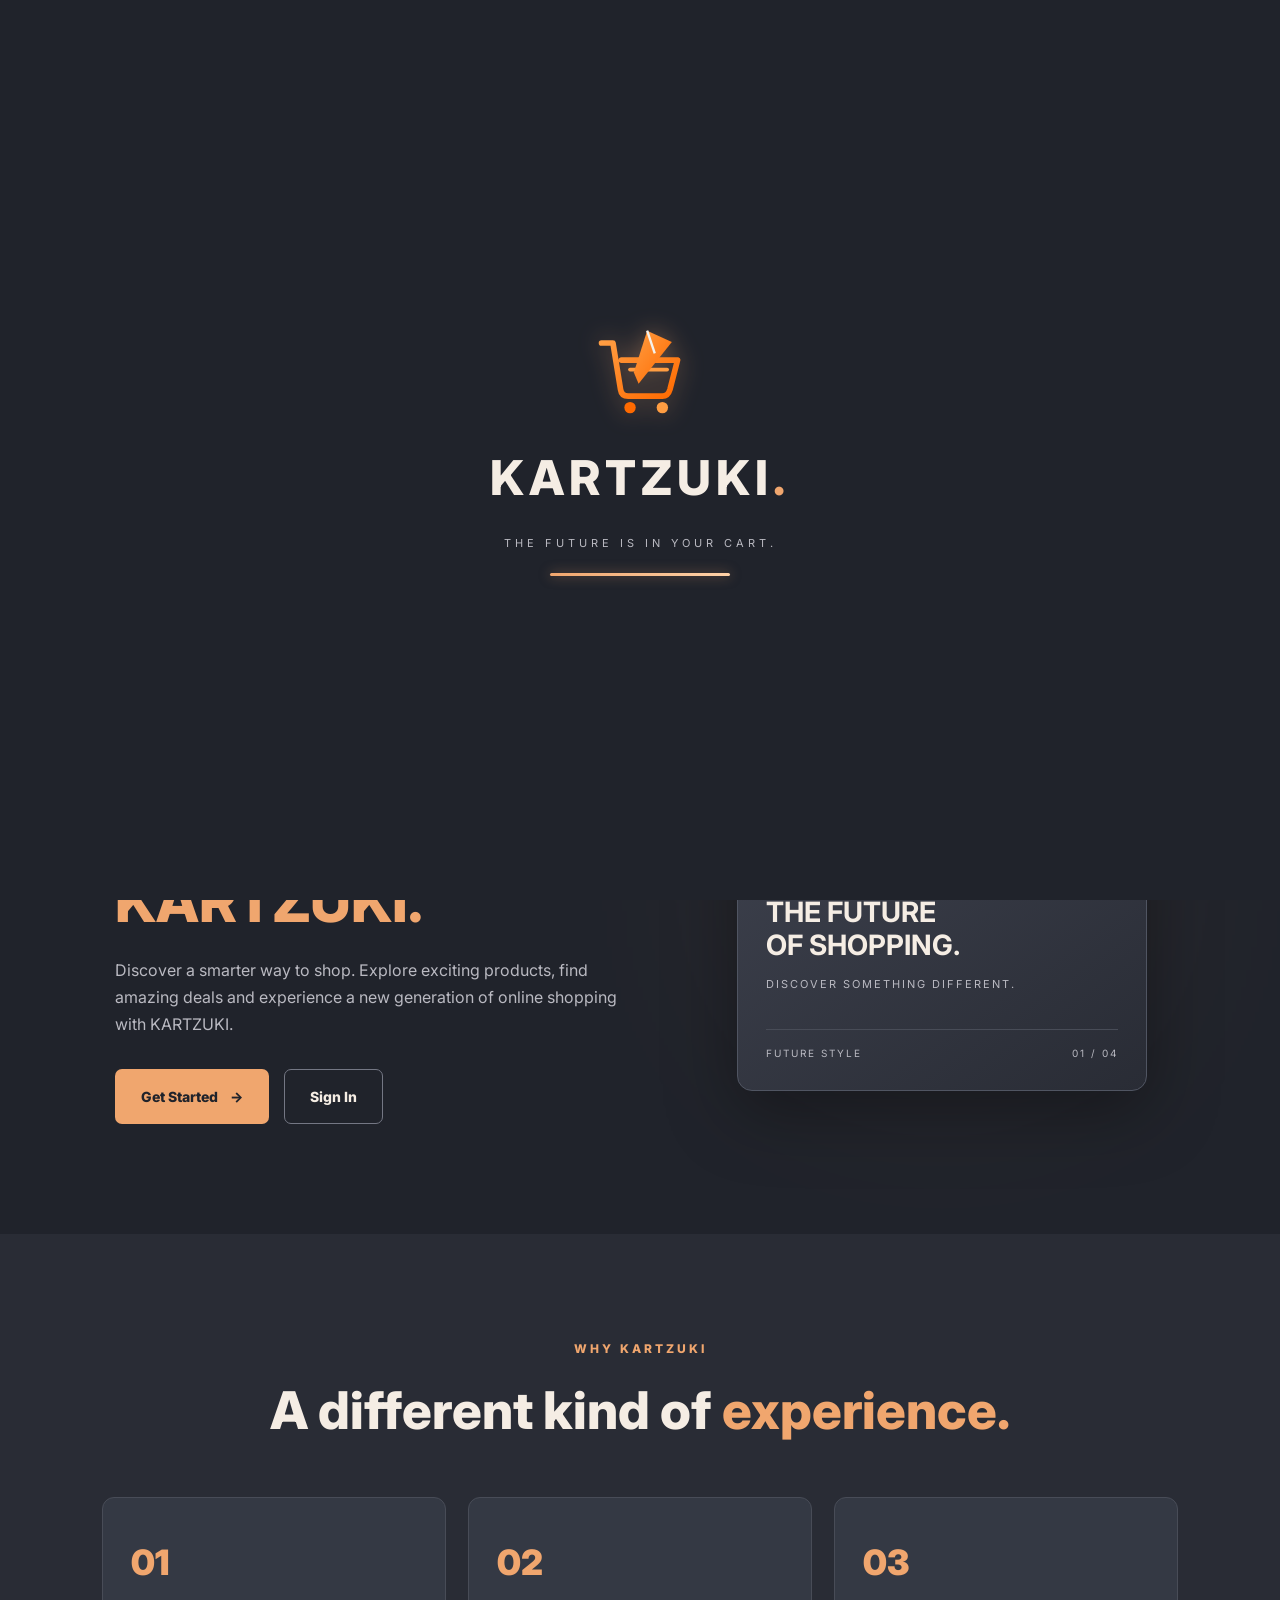
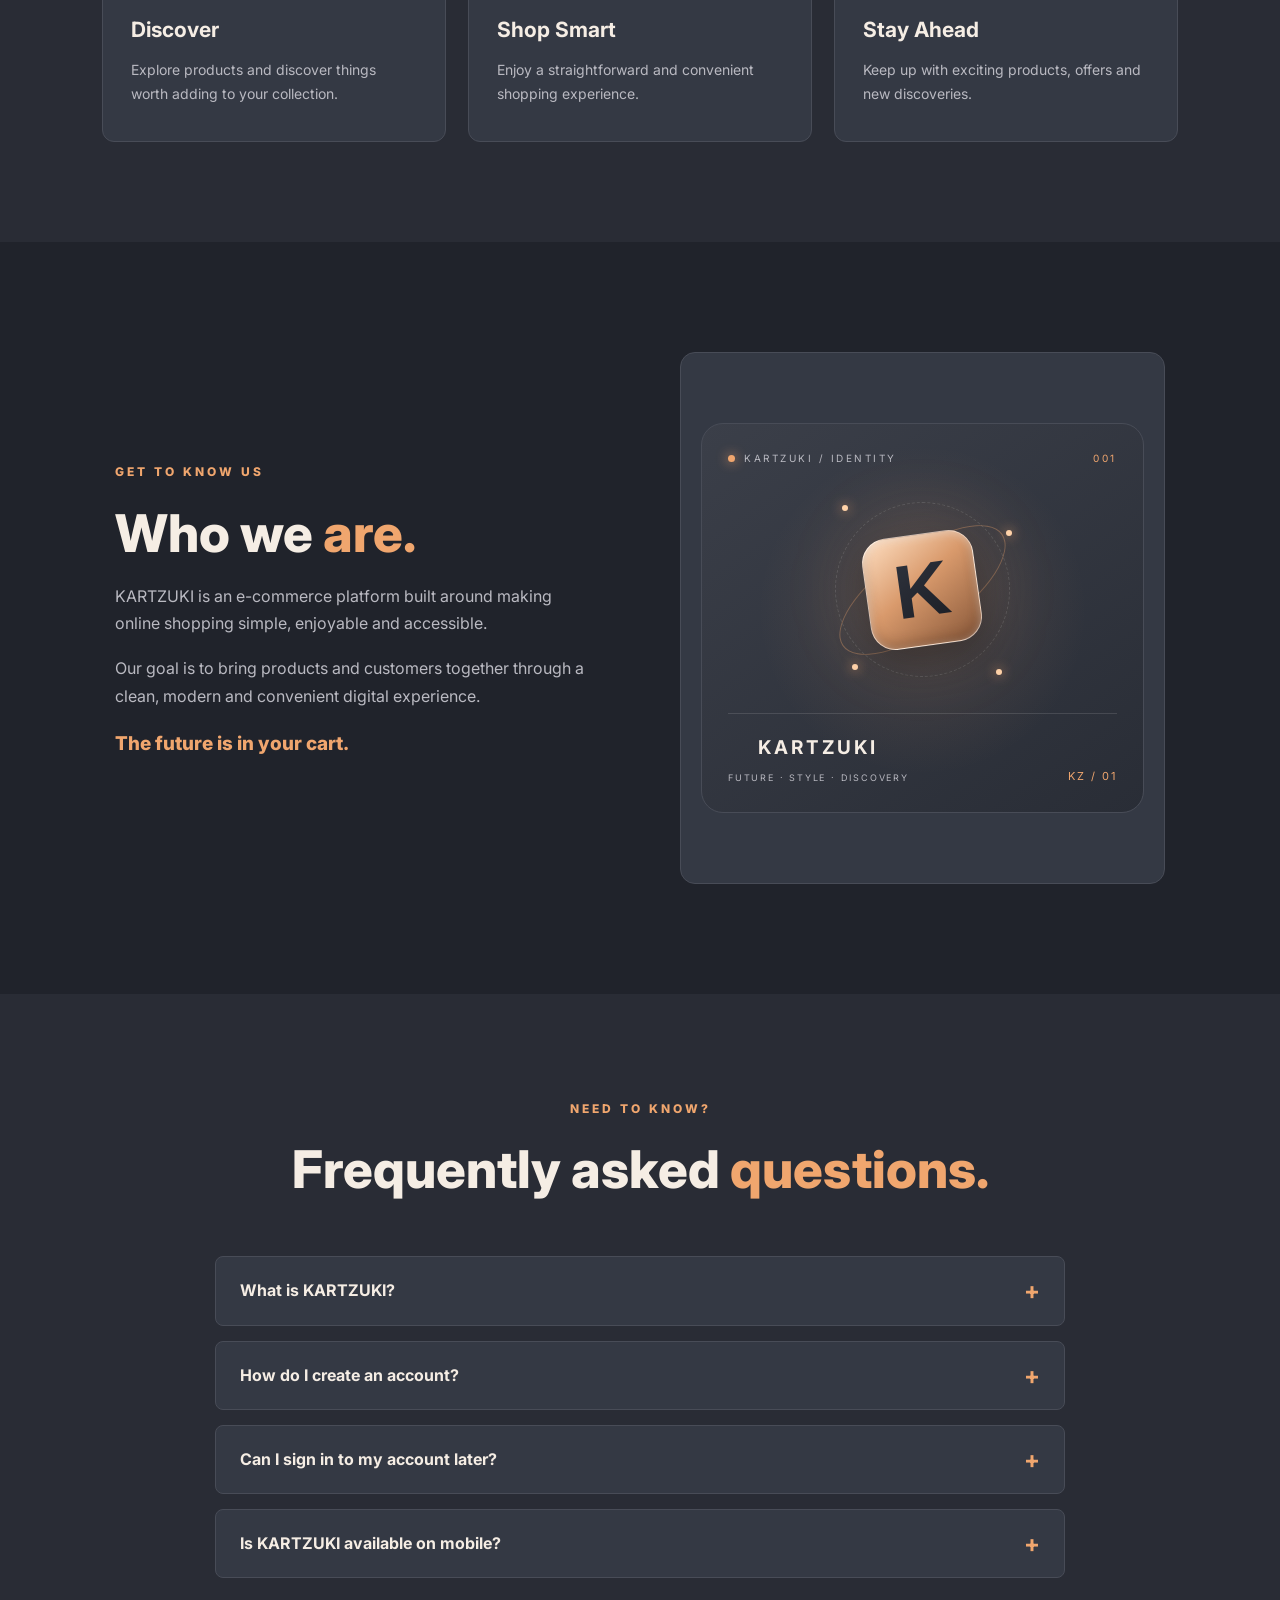
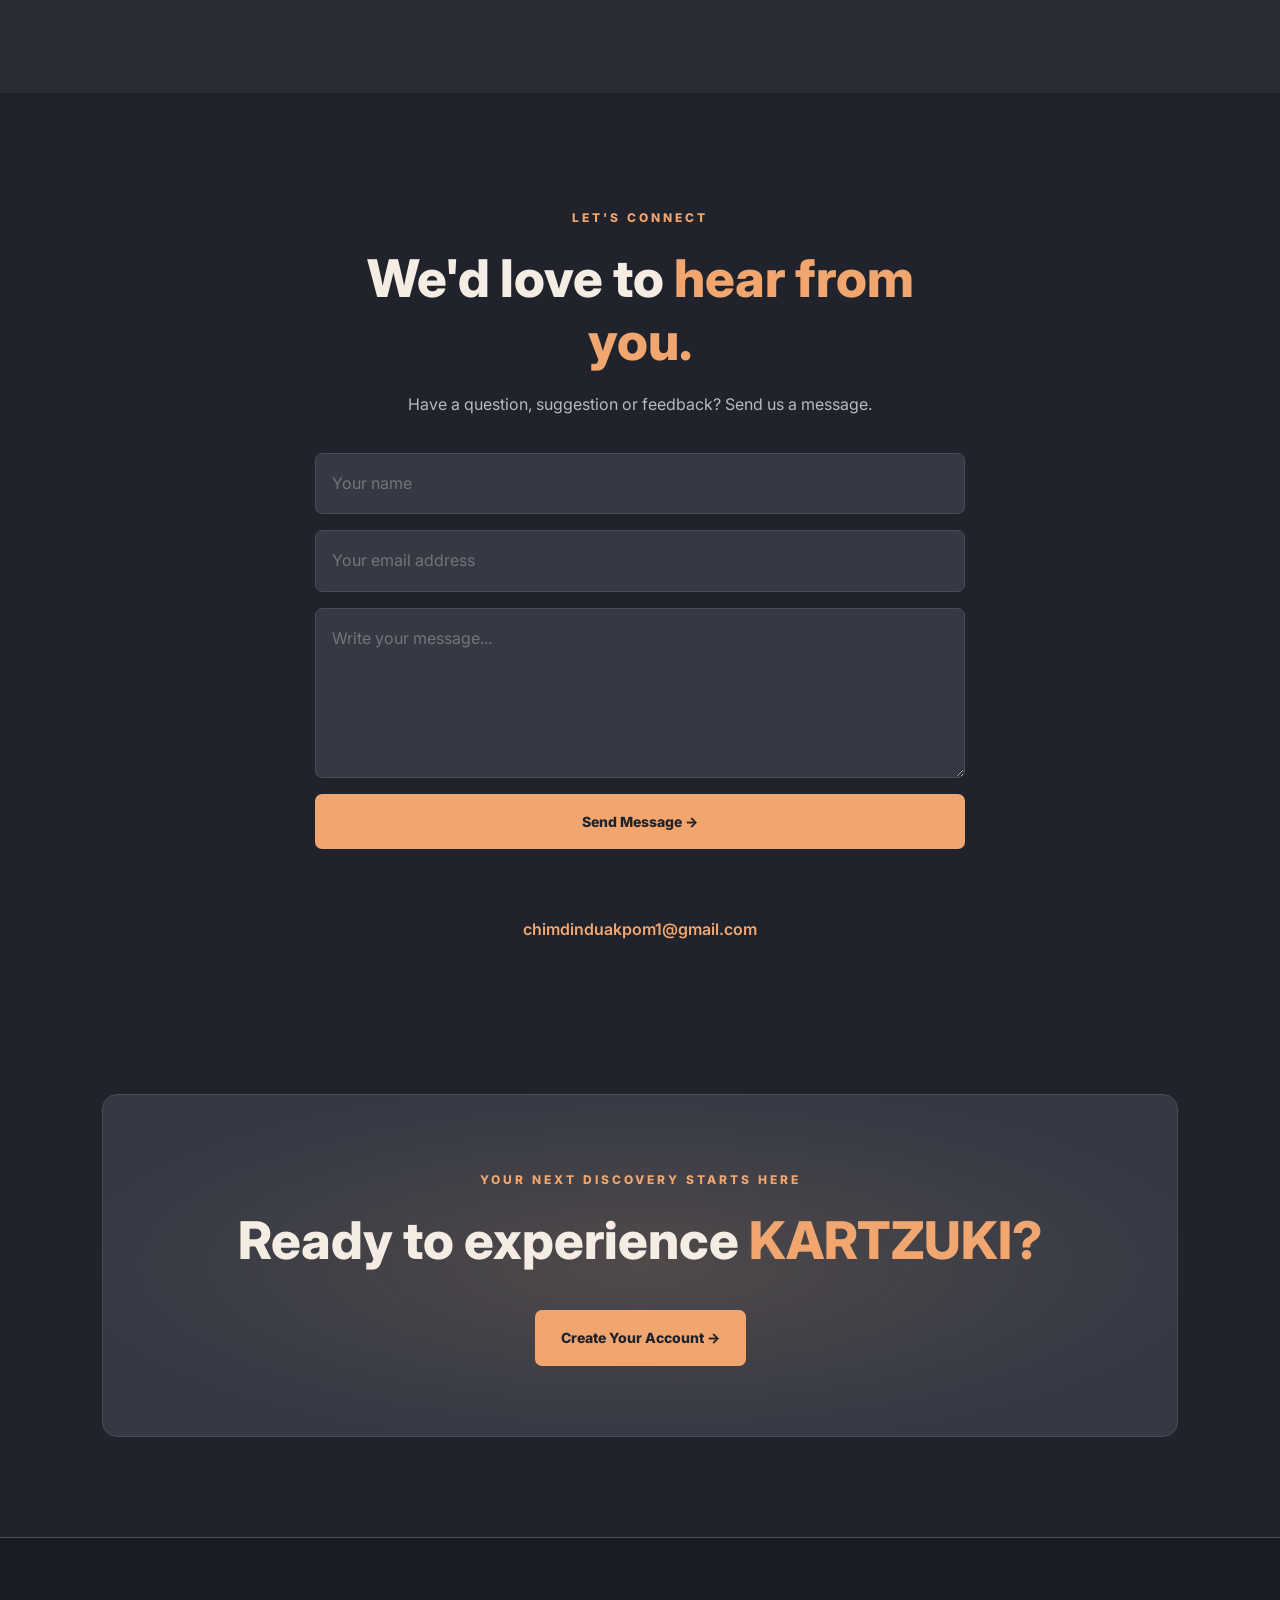
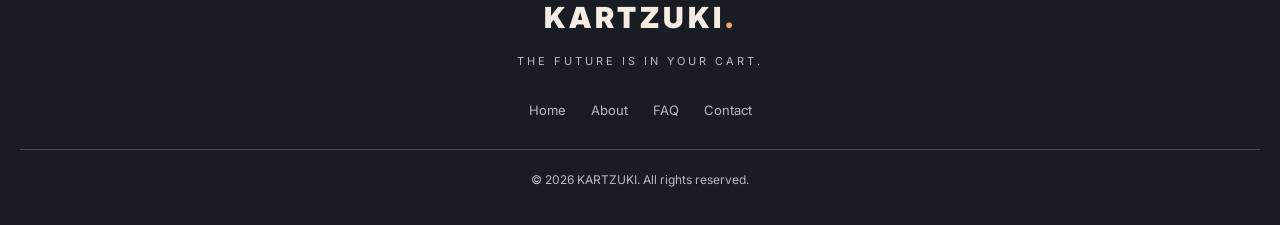
<file: index.html>
<!DOCTYPE html>
<html lang="en">
<head>
    <meta charset="UTF-8">
    <meta name="viewport" content="width=device-width, initial-scale=1.0">
    <meta name="theme-color" content="#20232B">

    <title>KARTZUKI | The Future Is In Your Cart</title>

    <link rel="stylesheet" href="style.css">
    <script src="script.js" defer></script>
</head>

<body>

    <!-- BRAND LOADER -->

    <div class="kz-loader" id="brandLoader">

        <div class="kz-loader-content">

            <div class="kz-loader-logo">

                <svg viewBox="0 0 100 100" xmlns="http://www.w3.org/2000/svg">

                    <defs>
                        <linearGradient id="orangeBlade" x1="0%" y1="0%" x2="100%" y2="100%">
                            <stop offset="0%" stop-color="#FF9D42"/>
                            <stop offset="100%" stop-color="#FF6A00"/>
                        </linearGradient>
                    </defs>

                    <path d="M9 20 H21 L29 69 Q30 76 37 76 H73 Q79 76 81 69 L89 38 H30"
                          fill="none" stroke="url(#orangeBlade)" stroke-width="6"
                          stroke-linecap="round" stroke-linejoin="round"/>

                    <path d="M39 48 H78"
                          stroke="#FF9D42" stroke-width="4" stroke-linecap="round"/>

                    <path d="M57 7 L83 19 L48 63 L43 51 Z"
                          fill="url(#orangeBlade)"/>

                    <path d="M57 7 L65 31"
                          stroke="#F4F1EC" stroke-width="2.5" fill="none"/>

                    <circle cx="39" cy="88" r="6" fill="#FF6A00"/>
                    <circle cx="73" cy="88" r="6" fill="#FF9D42"/>

                </svg>

            </div>

            <h1 class="kz-loader-name">KARTZUKI<span>.</span></h1>

            <p class="kz-loader-tagline">
                THE FUTURE IS IN YOUR CART.
            </p>

            <div class="kz-loader-line"></div>

        </div>

    </div>


    <!-- NAVIGATION BAR -->

    <header class="navbar">

        <a href="index.html" class="nav-brand">

            <svg class="logo-icon" viewBox="0 0 160 150" aria-label="KARTZUKI logo">

                <defs>
                    <linearGradient id="blade" x1="0" y1="0" x2="1" y2="1">
                        <stop offset="0%" stop-color="#FF9D42"/>
                        <stop offset="100%" stop-color="#FF6A00"/>
                    </linearGradient>
                </defs>

                <path d="M29 32 H54 M29 32 L45 119 H125 L143 54 H119"
                      fill="none" stroke="#FF6A00" stroke-width="8"
                      stroke-linecap="round" stroke-linejoin="round"/>

                <path d="M64 65 H109" stroke="#FF9D42" stroke-width="7"
                      stroke-linecap="round"/>

                <path d="M112 12 L145 29 L90 111 L99 48 Z"
                      fill="url(#blade)"/>

                <path d="M112 12 L145 29 L130 54 L99 48 Z"
                      fill="#F4F1EC"/>

                <path d="M99 48 L90 111" stroke="#0B0B0F" stroke-width="3"/>

                <circle cx="59" cy="137" r="9" fill="#FF6A00"/>
                <circle cx="119" cy="137" r="9" fill="#FF9D42"/>

            </svg>

            <span>KARTZUKI</span>

        </a>


        <button class="menu-toggle" id="menuToggle"
                aria-label="Open navigation" aria-expanded="false">

            <span></span>
            <span></span>
            <span></span>

        </button>


        <nav class="nav-links" id="mainNav">

            <a href="#home">Home</a>
            <a href="#about">About</a>
            <a href="#faq">FAQ</a>
            <a href="#contact">Contact</a>

            <a href="signin.html" class="nav-signin">Sign In</a>
            <a href="signup.html" class="nav-cta">Get Started</a>

        </nav>

    </header>


    <main>


        <!-- BRAND INTRODUCTION -->

        <section class="brand-intro reveal">

            <div class="large-logo">

                <svg viewBox="0 0 160 150" aria-label="KARTZUKI cart and blade logo">

                    <defs>
                        <linearGradient id="mainBlade" x1="0" y1="0" x2="1" y2="1">
                            <stop offset="0%" stop-color="#FF9D42"/>
                            <stop offset="100%" stop-color="#FF6A00"/>
                        </linearGradient>
                    </defs>

                    <path d="M29 32 H54 M29 32 L45 119 H125 L143 54 H119"
                          fill="none" stroke="#FF6A00" stroke-width="8"
                          stroke-linecap="round" stroke-linejoin="round"/>

                    <path d="M64 65 H109" stroke="#FF9D42" stroke-width="7"
                          stroke-linecap="round"/>

                    <path d="M112 12 L145 29 L90 111 L99 48 Z"
                          fill="url(#mainBlade)"/>

                    <path d="M112 12 L145 29 L130 54 L99 48 Z"
                          fill="#F4F1EC"/>

                    <path d="M99 48 L90 111" stroke="#0B0B0F" stroke-width="3"/>

                    <circle cx="59" cy="137" r="9" fill="#FF6A00"/>
                    <circle cx="119" cy="137" r="9" fill="#FF9D42"/>

                </svg>

            </div>

            <h1>KARTZUKI<span>.</span></h1>

            <p class="brand-tagline">
                THE FUTURE IS IN YOUR CART.
            </p>

            <div class="brand-line"></div>

            <p class="brand-caption">
                FUTURE · STYLE · DISCOVERY
            </p>

        </section>



        <!-- WELCOME SECTION -->

        <section class="welcome-section" id="home">

            <div class="welcome-content reveal">

                <span class="eyebrow">
                    WELCOME TO THE NEXT GENERATION
                </span>

                <h2>
                    Shopping is evolving.<br>
                    <span>Welcome to KARTZUKI.</span>
                </h2>

                <p>
                    Discover a smarter way to shop. Explore exciting products,
                    find amazing deals and experience a new generation of
                    online shopping with KARTZUKI.
                </p>

                <div class="hero-buttons">

                    <a href="signup.html" class="btn btn-primary">
                        Get Started <span>→</span>
                    </a>

                    <a href="signin.html" class="btn btn-outline">
                        Sign In
                    </a>

                </div>

            </div>


            <div class="welcome-visual reveal">

                <div class="visual-glow"></div>

                <div class="visual-card">

                    <div class="visual-top">

                        <span>KARTZUKI / 001</span>
                        <span class="status-dot">● LIVE</span>

                    </div>

                    <div class="visual-symbol">K.</div>

                    <h3>
                        THE FUTURE<br>
                        OF SHOPPING.
                    </h3>

                    <p>
                        DISCOVER SOMETHING DIFFERENT.
                    </p>

                    <div class="visual-bottom">

                        <span>FUTURE STYLE</span>
                        <span>01 / 04</span>

                    </div>

                </div>

            </div>

        </section>



        <!-- FEATURES SECTION -->

        <section class="features-section">

            <div class="section-heading reveal">

                <span class="eyebrow">WHY KARTZUKI</span>

                <h2>
                    A different kind of <span>experience.</span>
                </h2>

            </div>


            <div class="features-grid">

                <div class="feature-card reveal">

                    <div class="feature-icon">01</div>

                    <h3>Discover</h3>

                    <p>
                        Explore products and discover things worth
                        adding to your collection.
                    </p>

                </div>


                <div class="feature-card reveal">

                    <div class="feature-icon">02</div>

                    <h3>Shop Smart</h3>

                    <p>
                        Enjoy a straightforward and convenient
                        shopping experience.
                    </p>

                </div>


                <div class="feature-card reveal">

                    <div class="feature-icon">03</div>

                    <h3>Stay Ahead</h3>

                    <p>
                        Keep up with exciting products, offers
                        and new discoveries.
                    </p>

                </div>

            </div>

        </section>



        <!-- ABOUT SECTION -->

        <section class="about-section" id="about">

            <div class="about-content reveal">

                <span class="eyebrow">GET TO KNOW US</span>

                <h2>
                    Who we <span>are.</span>
                </h2>

                <p>
                    KARTZUKI is an e-commerce platform built around
                    making online shopping simple, enjoyable and accessible.
                </p>

                <p>
                    Our goal is to bring products and customers together
                    through a clean, modern and convenient digital experience.
                </p>

                <p class="about-highlight">
                    The future is in your cart.
                </p>

            </div>


            <!-- KARTZUKI EMBLEM CARD -->

            <div class="about-decoration reveal">

                <div class="emblem-card">

                    <div class="emblem-top">

                        <span class="emblem-dot"></span>

                        KARTZUKI / IDENTITY

                        <span class="emblem-code">001</span>

                    </div>


                    <div class="emblem-stage">

                        <div class="emblem-glow"></div>

                        <div class="emblem-orbit orbit-a"></div>
                        <div class="emblem-orbit orbit-b"></div>

                        <span class="emblem-light light-a"></span>
                        <span class="emblem-light light-b"></span>
                        <span class="emblem-light light-c"></span>
                        <span class="emblem-light light-d"></span>

                        <div class="metal-emblem">
                            <span>K</span>
                        </div>

                    </div>


                    <div class="emblem-bottom">

                        <div>

                            <h3>KARTZUKI</h3>

                            <p>
                                FUTURE · STYLE · DISCOVERY
                            </p>

                        </div>

                        <span class="emblem-index">KZ / 01</span>

                    </div>

                </div>

            </div>

        </section>



        <!-- FAQ SECTION -->

        <section class="faq-section" id="faq">

            <div class="section-heading reveal">

                <span class="eyebrow">NEED TO KNOW?</span>

                <h2>
                    Frequently asked <span>questions.</span>
                </h2>

            </div>


            <div class="faq-container">

                <details class="faq-item reveal">

                    <summary>What is KARTZUKI?</summary>

                    <p>
                        KARTZUKI is an online shopping platform designed
                        to make discovering and purchasing products easier.
                    </p>

                </details>


                <details class="faq-item reveal">

                    <summary>How do I create an account?</summary>

                    <p>
                        Simply click Get Started, complete the registration
                        form and follow the account creation process.
                    </p>

                </details>


                <details class="faq-item reveal">

                    <summary>Can I sign in to my account later?</summary>

                    <p>
                        Yes. Once your account is created, you can use
                        your registered email and password to sign in.
                    </p>

                </details>


                <details class="faq-item reveal">

                    <summary>Is KARTZUKI available on mobile?</summary>

                    <p>
                        The website is designed to work across mobile
                        phones, tablets and desktop computers.
                    </p>

                </details>

            </div>

        </section>



        <!-- CONTACT SECTION -->

        <section class="contact-section" id="contact">

            <div class="contact-content reveal">

                <span class="eyebrow">LET'S CONNECT</span>

                <h2>
                    We'd love to <span>hear from you.</span>
                </h2>

                <p>
                    Have a question, suggestion or feedback?
                    Send us a message.
                </p>


                <form id="contactForm" class="contact-form">

                    <input type="text" name="name"
                           placeholder="Your name" required>

                    <input type="email" name="email"
                           placeholder="Your email address" required>

                    <textarea name="message" rows="5"
                              placeholder="Write your message..."
                              required></textarea>

                    <button type="submit" class="btn btn-primary">
                        Send Message →
                    </button>

                    <p id="contactFeedback" class="form-feedback"></p>

                </form>


                <a href="mailto:chimdinduakpom1@gmail.com" class="email-link">
                    chimdinduakpom1@gmail.com
                </a>

            </div>

        </section>



        <!-- FINAL CALL TO ACTION -->

        <section class="final-cta reveal">

            <span class="eyebrow">
                YOUR NEXT DISCOVERY STARTS HERE
            </span>

            <h2>
                Ready to experience <span>KARTZUKI?</span>
            </h2>

            <a href="signup.html" class="btn btn-primary">
                Create Your Account →
            </a>

        </section>

    </main>



    <!-- FOOTER -->

    <footer class="footer">

        <a href="index.html" class="footer-brand">
            KARTZUKI<span>.</span>
        </a>

        <p>
            THE FUTURE IS IN YOUR CART.
        </p>


        <div class="footer-links">

            <a href="#home">Home</a>
            <a href="#about">About</a>
            <a href="#faq">FAQ</a>
            <a href="#contact">Contact</a>

        </div>


        <p class="copyright">
            © <span id="currentYear"></span> KARTZUKI. All rights reserved.
        </p>

    </footer>

</body>
</html>
</file>
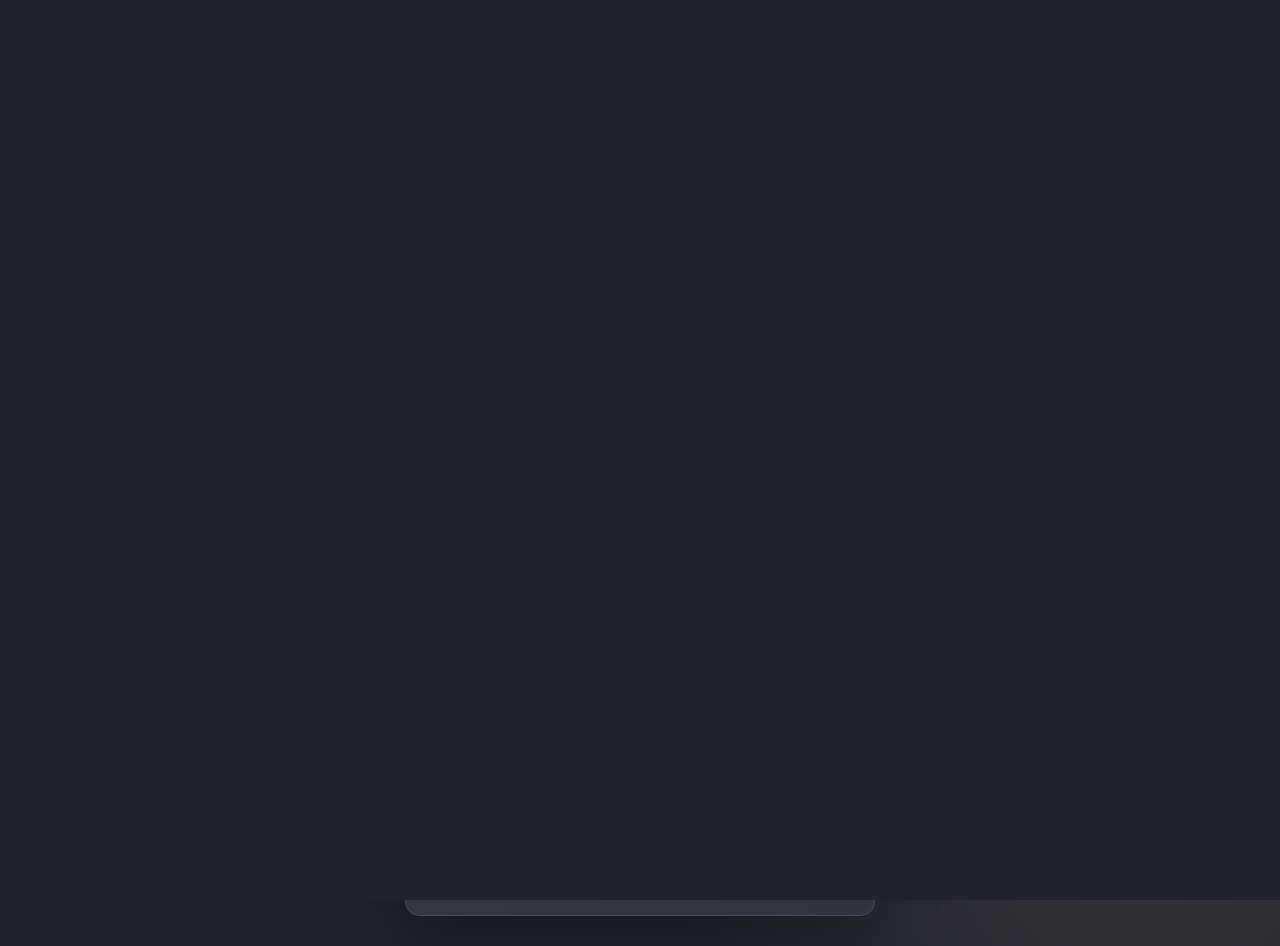
<file: signup.html>
<!DOCTYPE html>
<html lang="en">
<head>
    <meta charset="UTF-8">
    <meta name="viewport" content="width=device-width, initial-scale=1.0">
    <meta name="theme-color" content="#20232B">
    <title>Create Account | KARTZUKI</title>

    <link rel="stylesheet" href="style.css">
</head>

<body class="auth-page">

    <!-- Brand loading screen -->
    <div class="kz-loader" id="brandLoader">
        <div class="kz-loader-content">
            <div class="kz-loader-logo">
                <!-- Keep your KARTZUKI logo SVG here -->
            </div>
        </div>
    </div>

    <main class="auth-wrapper">

        <!-- Back to homepage -->
        <a href="index.html" class="auth-back">
            <span class="back-arrow">←</span>
            <span>Back to Home</span>
        </a>

        <section class="auth-card">

            <!-- Brand logo -->
            <div class="auth-brand">
                <!-- Keep your KARTZUKI logo SVG here -->
                <h1>KARTZUKI</h1>
            </div>

            <p class="auth-eyebrow">JOIN THE EXPERIENCE</p>

            <h2>Create Account</h2>

            <p class="auth-description">
                Create an account and start your KARTZUKI experience.
            </p>

            <form class="auth-form" id="signupForm">

                <div class="form-group">
                    <label for="signupName">Full Name</label>

                    <input
                        type="text"
                        id="signupName"
                        name="name"
                        placeholder="Enter your full name"
                        autocomplete="name"
                        required
                    >
                </div>

                <div class="form-group">
                    <label for="signupEmail">Email Address</label>

                    <input
                        type="email"
                        id="signupEmail"
                        name="email"
                        placeholder="Enter your email"
                        autocomplete="email"
                        required
                    >
                </div>

                <div class="form-group">
                    <label for="signupPassword">Password</label>

                    <div class="password-box">
                        <input
                            type="password"
                            id="signupPassword"
                            name="password"
                            placeholder="Create a password"
                            minlength="8"
                            autocomplete="new-password"
                            required
                        >

                        <button
                            type="button"
                            class="password-toggle"
                            data-target="signupPassword"
                        >
                            Show
                        </button>
                    </div>

                    <div class="password-strength">
                        <div class="strength-bar" id="strengthBar"></div>
                        <p id="strengthText">Password strength</p>
                    </div>
                </div>

                <div class="form-group">
                    <label for="confirmPassword">Confirm Password</label>

                    <div class="password-box">
                        <input
                            type="password"
                            id="confirmPassword"
                            name="confirmPassword"
                            placeholder="Confirm your password"
                            minlength="8"
                            autocomplete="new-password"
                            required
                        >

                        <button
                            type="button"
                            class="password-toggle"
                            data-target="confirmPassword"
                        >
                            Show
                        </button>
                    </div>
                </div>

                <!-- Terms and conditions -->
                <div class="auth-options terms-options">

                    <label class="auth-check-row">
                        <input type="checkbox" id="terms" required>
                        <span>I agree to the terms and conditions</span>
                    </label>

                </div>

                <button type="submit" class="btn btn-primary">
                    Create Account →
                </button>

                <p
                    id="signupFeedback"
                    class="form-feedback"
                    aria-live="polite"
                ></p>

            </form>

            <p class="auth-switch">
                Already have an account?
                <a href="signin.html">Sign In</a>
            </p>

        </section>

    </main>

    <script src="script.js"></script>
</body>
</html>
</file>
<file: style.css>
/* =========================================
   KARTZUKI - SOFT CYBERPUNK
========================================= */

/* Import the Inter font from Google Fonts */
@import url('https://fonts.googleapis.com/css2?family=Inter:wght@400;500;600;700;800;900&display=swap');

/* Main colours used throughout the website */
:root {
    --obsidian: #20232B;
    --graphite: #343944;
    --orange: #F0A66E;
    --solar: #FFD2A8;
    --white: #F5EDE4;
    --grey: #B9B9C1;
    --border: #484C57;
    --glow: rgba(240, 166, 110, 0.20);
    --transition: 0.3s ease;
}

/* Remove default spacing from all elements */
* {
    margin: 0;
    padding: 0;
    box-sizing: border-box;
}

/* Smooth scrolling */
html {
    scroll-behavior: smooth;
    scroll-padding-top: 90px;
}

/* General body styling */
body {
    background: var(--obsidian);
    color: var(--white);
    font-family: 'Inter', sans-serif;
    line-height: 1.7;
    overflow-x: hidden;
}

/* Remove underlines from links */
a {
    color: inherit;
    text-decoration: none;
}

/* Use the same font for buttons and form fields */
button, input, textarea {
    font: inherit;
}

button, a {
    -webkit-tap-highlight-color: transparent;
}

/* Text selection colour */
::selection {
    background: var(--orange);
    color: var(--obsidian);
}

/* =========================================
   NAVBAR
========================================= */

.navbar {
    min-height: 85px;
    padding: 15px 7%;
    display: flex;
    justify-content: space-between;
    align-items: center;
    background: rgba(32, 35, 43, 0.95);
    border-bottom: 1px solid rgba(255,255,255,0.07);
    position: sticky;
    top: 0;
    z-index: 1000;
    backdrop-filter: blur(15px);
}

.nav-brand {
    display: flex;
    align-items: center;
    gap: 10px;
    color: var(--orange);
    font-size: 23px;
    font-weight: 900;
    letter-spacing: 2px;
}

.logo-icon {
    width: 42px;
    height: 42px;
}

.nav-links {
    display: flex;
    align-items: center;
    gap: 30px;
}

.nav-links a {
    color: var(--grey);
    font-size: 14px;
    font-weight: 600;
    transition: var(--transition);
}

.nav-links a:hover {
    color: var(--orange);
}

.nav-links .nav-cta {
    background: var(--orange);
    color: var(--obsidian);
    padding: 12px 22px;
    border-radius: 7px;
}

.nav-links .nav-cta:hover {
    background: var(--solar);
    color: var(--obsidian);
    box-shadow: 0 0 25px var(--glow);
    transform: translateY(-2px);
}

.nav-links .nav-signin {
    color: var(--white);
}

/* Mobile menu button */
.menu-toggle {
    display: none;
    background: none;
    border: none;
    cursor: pointer;
}

.menu-toggle span {
    display: block;
    height: 3px;
    width: 26px;
    background: var(--orange);
    margin: 5px;
    border-radius: 5px;
    transition: var(--transition);
}

/* =========================================
   BRAND INTRO
========================================= */

.brand-intro {
    text-align: center;
    padding: 65px 20px 55px;
    background:
        radial-gradient(ellipse at center, rgba(240,166,110,0.12), transparent 60%);
}

.large-logo {
    width: 115px;
    height: 110px;
    margin: 0 auto 15px;
    animation: logoFloat 4s ease-in-out infinite;
    filter: drop-shadow(0 0 14px var(--glow));
}

.large-logo svg {
    width: 100%;
    height: 100%;
}

.brand-intro h1 {
    font-size: clamp(48px, 9vw, 88px);
    font-weight: 900;
    letter-spacing: 7px;
    line-height: 1.2;
}

.brand-intro h1 span,
.footer-brand span {
    color: var(--orange);
}

.brand-tagline {
    font-size: 15px;
    letter-spacing: 5px;
    color: var(--white);
    margin-top: 15px;
}

.brand-line {
    width: 180px;
    height: 3px;
    background: linear-gradient(90deg, var(--orange), var(--solar));
    margin: 22px auto;
    box-shadow: 0 0 15px var(--glow);
}

.brand-caption {
    color: var(--grey);
    font-size: 12px;
    letter-spacing: 4px;
}

/* =========================================
   GENERAL
========================================= */

.eyebrow {
    color: var(--orange);
    font-size: 12px;
    font-weight: 800;
    letter-spacing: 3px;
}

h2 {
    font-size: clamp(32px, 5vw, 52px);
    line-height: 1.2;
    margin: 18px 0;
    font-weight: 800;
}

h2 span {
    color: var(--orange);
}

p {
    color: var(--grey);
}

/* =========================================
   BUTTONS
========================================= */

.btn {
    display: inline-flex;
    justify-content: center;
    align-items: center;
    gap: 12px;
    padding: 15px 25px;
    border-radius: 7px;
    font-size: 14px;
    font-weight: 800;
    cursor: pointer;
    border: 1px solid transparent;
    transition: var(--transition);
}

.btn-primary {
    background: var(--orange);
    color: var(--obsidian);
}

.btn-primary:hover {
    background: var(--solar);
    transform: translateY(-4px);
    box-shadow: 0 8px 30px var(--glow);
}

.btn-outline {
    border-color: #747784;
    color: var(--white);
    background: transparent;
}

.btn-outline:hover {
    border-color: var(--orange);
    color: var(--orange);
    transform: translateY(-3px);
}

/* =========================================
   WELCOME SECTION
========================================= */

.welcome-section {
    padding: 70px 9% 110px;
    min-height: 520px;
    display: grid;
    grid-template-columns: 1.1fr 0.9fr;
    align-items: center;
    gap: 60px;
}

.welcome-content h2 {
    font-size: clamp(36px, 5vw, 58px);
}

.welcome-content > p {
    max-width: 530px;
    margin: 20px 0 30px;
    font-size: 16px;
}

.hero-buttons {
    display: flex;
    gap: 15px;
    flex-wrap: wrap;
}

.welcome-visual {
    position: relative;
    display: flex;
    justify-content: center;
    align-items: center;
    min-height: 350px;
}

.visual-glow {
    position: absolute;
    width: 250px;
    height: 250px;
    background: var(--orange);
    filter: blur(130px);
    opacity: 0.16;
}

.visual-card {
    width: 100%;
    max-width: 410px;
    min-height: 340px;
    padding: 28px;
    background: linear-gradient(145deg, #424653, #292C35);
    border: 1px solid #505562;
    border-radius: 15px;
    position: relative;
    overflow: hidden;
    box-shadow: 0 20px 70px rgba(0,0,0,0.35);
    transition: var(--transition);
}

.visual-card:hover {
    transform: translateY(-8px) rotate(1deg);
    border-color: var(--orange);
    box-shadow: 0 15px 45px var(--glow);
}

.visual-top, .visual-bottom {
    display: flex;
    justify-content: space-between;
    color: var(--grey);
    font-size: 10px;
    letter-spacing: 2px;
}

.status-dot {
    color: var(--orange);
}

.visual-symbol {
    font-size: 105px;
    font-weight: 900;
    color: var(--orange);
    text-shadow: 0 0 35px var(--glow);
    margin: 12px 0;
}

.visual-card h3 {
    font-size: 28px;
    line-height: 1.2;
}

.visual-card > p {
    margin: 12px 0 35px;
    font-size: 11px;
    letter-spacing: 2px;
}

.visual-bottom {
    border-top: 1px solid var(--border);
    padding-top: 15px;
}

/* =========================================
   FEATURES
========================================= */

.features-section {
    padding: 100px 8%;
    background: #292C35;
}

.section-heading {
    text-align: center;
    margin-bottom: 55px;
}

.features-grid {
    display: grid;
    grid-template-columns: repeat(3, 1fr);
    gap: 22px;
}

.feature-card {
    background: var(--graphite);
    padding: 35px 28px;
    border: 1px solid var(--border);
    border-radius: 12px;
    transition: var(--transition);
}

.feature-card:hover {
    border-color: var(--orange);
    transform: translateY(-8px);
    box-shadow: 0 10px 35px var(--glow);
}

.feature-icon {
    color: var(--orange);
    font-size: 35px;
    font-weight: 900;
    margin-bottom: 20px;
}

.feature-card h3 {
    font-size: 21px;
    margin-bottom: 10px;
}

.feature-card p {
    font-size: 14px;
}

/* =========================================
   ABOUT
========================================= */

.about-section {
    padding: 110px 9%;
    display: grid;
    grid-template-columns: 1fr 1fr;
    align-items: center;
    gap: 80px;
}

.about-content > p {
    margin: 18px 0;
    max-width: 550px;
}

.about-highlight {
    color: var(--orange);
    font-weight: 800;
    font-size: 19px;
}

.about-decoration {
    background: var(--graphite);
    border: 1px solid var(--border);
    border-radius: 15px;
    padding: 70px 20px;
    text-align: center;
    overflow: hidden;
    position: relative;
}

.decoration-ring {
    width: 210px;
    height: 210px;
    border: 2px solid var(--orange);
    border-radius: 50%;
    margin: 0 auto 20px;
    box-shadow: 0 0 35px var(--glow),
                inset 0 0 35px var(--glow);
    animation: ringPulse 4s infinite;
}

.decoration-text {
    position: absolute;
    top: 47%;
    left: 0;
    right: 0;
    font-size: 30px;
    font-weight: 900;
    letter-spacing: 5px;
    color: var(--orange);
}

.decoration-small {
    font-size: 11px;
    letter-spacing: 3px;
    color: var(--grey);
}

/* =========================================
   FAQ
========================================= */

.faq-section {
    padding: 100px 9%;
    background: #292C35;
}

.faq-container {
    max-width: 850px;
    margin: auto;
}

.faq-item {
    background: var(--graphite);
    border: 1px solid var(--border);
    margin-bottom: 15px;
    border-radius: 8px;
    padding: 20px 24px;
    transition: var(--transition);
}

.faq-item[open] {
    border-color: var(--orange);
}

.faq-item summary {
    cursor: pointer;
    font-weight: 700;
    list-style: none;
    position: relative;
    padding-right: 30px;
}

.faq-item summary::-webkit-details-marker {
    display: none;
}

.faq-item summary::after {
    content: '+';
    position: absolute;
    right: 0;
    color: var(--orange);
    font-size: 24px;
    top: -6px;
}

.faq-item[open] summary::after {
    content: '−';
}

.faq-item p {
    margin-top: 15px;
    font-size: 14px;
}

/* =========================================
   CONTACT
========================================= */

.contact-section {
    padding: 110px 8%;
    text-align: center;
}

.contact-content {
    max-width: 650px;
    margin: auto;
}

.contact-form {
    display: flex;
    flex-direction: column;
    gap: 16px;
    margin-top: 35px;
}

.contact-form input,
.contact-form textarea,
.auth-form input {
    width: 100%;
    padding: 16px;
    color: var(--white);
    background: var(--graphite);
    border: 1px solid var(--border);
    border-radius: 7px;
    outline: none;
    transition: var(--transition);
}

.contact-form input:focus,
.contact-form textarea:focus,
.auth-form input:focus {
    border-color: var(--orange);
    box-shadow: 0 0 15px var(--glow);
}

.contact-form textarea {
    resize: vertical;
    min-height: 130px;
}

.contact-form button {
    width: 100%;
}

.email-link {
    display: inline-block;
    margin-top: 25px;
    color: var(--orange);
    font-weight: 600;
}

/* =========================================
   FINAL CTA
========================================= */

.final-cta {
    margin: 40px 8% 100px;
    padding: 70px 25px;
    background:
        radial-gradient(ellipse at center, rgba(240,166,110,0.15), transparent 75%),
        var(--graphite);
    border: 1px solid var(--border);
    border-radius: 15px;
    text-align: center;
}

.final-cta .btn {
    margin-top: 20px;
}

/* =========================================
   FOOTER
========================================= */

.footer {
    background: #191C23;
    border-top: 1px solid var(--border);
    padding: 55px 20px 25px;
    text-align: center;
}

.footer-brand {
    font-size: 29px;
    font-weight: 900;
    letter-spacing: 4px;
}

.footer > p {
    font-size: 11px;
    letter-spacing: 3px;
    margin: 10px 0;
}

.footer-links {
    display: flex;
    justify-content: center;
    flex-wrap: wrap;
    gap: 25px;
    margin: 28px 0;
}

.footer-links a {
    color: var(--grey);
    font-size: 13px;
    transition: var(--transition);
}

.footer-links a:hover {
    color: var(--orange);
}

.footer .copyright {
    border-top: 1px solid var(--border);
    padding-top: 20px;
    font-size: 12px;
    letter-spacing: 0;
}

/* =========================================
   AUTHENTICATION PAGES
========================================= */

.auth-page {
    min-height: 100vh;
    display: flex;
    justify-content: center;
    align-items: center;
    padding: 35px 18px;
    background:
        radial-gradient(circle at 10% 15%, rgba(240,166,110,0.14), transparent 35%),
        radial-gradient(circle at 90% 85%, rgba(255,210,168,0.09), transparent 35%),
        var(--obsidian);
}

.auth-wrapper {
    width: 100%;
    max-width: 480px;
}

.auth-back {
    display: inline-block;
    color: var(--grey);
    margin-bottom: 25px;
    transition: var(--transition);
}

.auth-back:hover {
    color: var(--orange);
}

.auth-card {
    background: var(--graphite);
    border: 1px solid var(--border);
    border-radius: 15px;
    padding: 40px;
    box-shadow: 0 20px 70px rgba(0,0,0,0.25);
}

.auth-brand {
    text-align: center;
    margin-bottom: 30px;
}

.auth-brand svg {
    width: 65px;
    height: 65px;
    filter: drop-shadow(0 0 12px var(--glow));
}

.auth-brand h1 {
    color: var(--orange);
    font-size: 30px;
    letter-spacing: 3px;
    margin-top: 8px;
}

.auth-brand p {
    font-size: 11px;
    letter-spacing: 2px;
}

.auth-card h2 {
    text-align: center;
    font-size: 29px;
    margin-bottom: 8px;
}

.auth-description {
    text-align: center;
    font-size: 14px;
    margin-bottom: 30px;
}

.auth-form {
    display: flex;
    flex-direction: column;
    gap: 17px;
}

.auth-form label {
    display: block;
    font-size: 13px;
    font-weight: 600;
    margin-bottom: 7px;
}

.password-box {
    position: relative;
}

.password-box input {
    padding-right: 75px;
}

.password-toggle {
    position: absolute;
    right: 12px;
    top: 50%;
    transform: translateY(-50%);
    background: transparent;
    color: var(--orange);
    border: none;
    cursor: pointer;
    font-size: 12px;
    font-weight: 700;
}

.auth-options {
    display: flex;
    justify-content: space-between;
    align-items: center;
    gap: 10px;
    font-size: 12px;
    color: var(--grey);
}

.auth-options a,
.auth-switch a {
    color: var(--orange);
}

.auth-options a:hover,
.auth-switch a:hover {
    color: var(--solar);
}

.auth-form .btn {
    width: 100%;
    margin-top: 5px;
}

.auth-switch {
    text-align: center;
    font-size: 13px;
    margin-top: 25px;
    color: var(--grey);
}

.terms-row {
    display: flex;
    align-items: flex-start;
    gap: 9px;
    font-size: 12px;
    color: var(--grey);
}

.terms-row input {
    width: auto;
    margin-top: 5px;
    accent-color: var(--orange);
}

/* Password strength indicator */
.password-strength {
    height: 5px;
    background: #484C57;
    border-radius: 10px;
    overflow: hidden;
    margin-top: 9px;
}

#strengthBar {
    width: 0;
    height: 100%;
    background: var(--orange);
    transition: width 0.3s ease, background 0.3s ease;
}

#strengthText {
    font-size: 11px;
    color: var(--grey);
    margin-top: 5px;
}

/* Form success and error messages */
.form-feedback {
    font-size: 13px;
    margin-top: 8px;
    min-height: 18px;
}

.form-feedback.success {
    color: #72DDB3;
}

.form-feedback.error {
    color: #FF8D9F;
}

/* Disabled buttons */
button:disabled {
    opacity: 0.6;
    cursor: not-allowed;
}

/* =========================================
   ANIMATIONS
========================================= */

@keyframes logoFloat {
    0%, 100% {
        transform: translateY(0);
    }

    50% {
        transform: translateY(-10px);
    }
}

@keyframes ringPulse {
    0%, 100% {
        box-shadow: 0 0 25px var(--glow),
                    inset 0 0 25px var(--glow);
    }

    50% {
        box-shadow: 0 0 50px var(--glow),
                    inset 0 0 40px var(--glow);
    }
}

/* Elements appear when they enter the screen */
.reveal {
    opacity: 0;
    transform: translateY(30px);
    transition: opacity 0.8s ease, transform 0.8s ease;
}

.reveal.visible {
    opacity: 1;
    transform: translateY(0);
}

/* =========================================
   RESPONSIVENESS
========================================= */

/* Tablet screens */
@media (max-width: 850px) {

    .navbar {
        padding: 15px 5%;
    }

    .menu-toggle {
        display: block;
        z-index: 1002;
    }

    .nav-links {
        display: none;
        position: absolute;
        top: 100%;
        left: 0;
        width: 100%;
        padding: 25px;
        background: var(--graphite);
        border-bottom: 1px solid var(--border);
        flex-direction: column;
        gap: 22px;
    }

    .nav-links.active {
        display: flex;
    }

    .welcome-section {
        grid-template-columns: 1fr;
        padding: 65px 7%;
        text-align: center;
    }

    .welcome-content > p {
        margin-left: auto;
        margin-right: auto;
    }

    .hero-buttons {
        justify-content: center;
    }

    .features-grid {
        grid-template-columns: 1fr 1fr;
    }

    .about-section {
        grid-template-columns: 1fr;
        gap: 45px;
    }
}

/* Mobile screens */
@media (max-width: 550px) {

    .navbar {
        min-height: 72px;
    }

    .nav-brand {
        font-size: 19px;
    }

    .logo-icon {
        width: 35px;
        height: 35px;
    }

    .brand-intro {
        padding: 55px 15px 35px;
    }

    .brand-intro h1 {
        letter-spacing: 4px;
    }

    .brand-tagline {
        font-size: 11px;
        letter-spacing: 3px;
    }

    .brand-caption {
        font-size: 9px;
        letter-spacing: 2px;
    }

    .welcome-section {
        padding: 55px 6%;
        gap: 35px;
    }

    .welcome-content h2 {
        font-size: 35px;
    }

    .welcome-content > p {
        font-size: 14px;
    }

    .hero-buttons {
        flex-direction: column;
    }

    .hero-buttons .btn {
        width: 100%;
    }

    .features-section,
    .about-section,
    .faq-section,
    .contact-section {
        padding: 75px 6%;
    }

    .features-grid {
        grid-template-columns: 1fr;
    }

    .visual-card {
        min-height: 310px;
    }

    .final-cta {
        margin: 20px 5% 70px;
        padding: 50px 18px;
    }

    .auth-card {
        padding: 27px 20px;
    }

    .auth-card h2 {
        font-size: 25px;
    }

    .footer-links {
        gap: 15px;
    }
}

/* Very small mobile screens */
@media (max-width: 320px) {

    .nav-brand {
        font-size: 16px;
        letter-spacing: 1px;
    }

    .welcome-content h2 {
        font-size: 29px;
    }

    .brand-intro h1 {
        font-size: 42px;
    }

    .auth-card {
        padding: 22px 15px;
    }

    .auth-options {
        flex-wrap: wrap;
    }
}

/* Reduce animations for users who prefer less movement */
@media (prefers-reduced-motion: reduce) {
    *, *::before, *::after {
        scroll-behavior: auto !important;
        animation-duration: 0.01ms !important;
        transition-duration: 0.01ms !important;
    }

    .reveal {
        opacity: 1;
        transform: none;
    }
}

/* ==================================
   KARTZUKI BRAND LOADING ANIMATION
================================== */

.kz-loader {
    position: fixed;
    inset: 0;
    width: 100%;
    height: 100vh;
    height: 100dvh;
    background: #20232B;
    display: flex;
    align-items: center;
    justify-content: center;
    z-index: 99999;
    opacity: 1;
    visibility: visible;
    transition:
        opacity 0.7s ease,
        visibility 0.7s ease;
}

/* Hide the loading screen */
.kz-loader.hide-loader {
    opacity: 0;
    visibility: hidden;
    pointer-events: none;
}

.kz-loader-content {
    display: flex;
    flex-direction: column;
    align-items: center;
    text-align: center;
}

/* Loading screen logo */
.kz-loader-logo {
    width: 95px;
    height: 95px;
    opacity: 0;
    animation: logoAppear 0.7s ease forwards;
}

.kz-loader-logo svg {
    width: 100%;
    height: 100%;
    filter: drop-shadow(0 0 12px rgba(240,166,110,0.4));
}

/* Loading screen brand name */
.kz-loader-name {
    color: #F5EDE4;
    font-size: clamp(32px, 6vw, 48px);
    font-weight: 800;
    letter-spacing: 5px;
    margin: 18px 0 8px;
    opacity: 0;
    transform: translateY(20px);
    animation: nameAppear 0.8s ease 0.55s forwards;
}

.kz-loader-name span {
    color: #F0A66E;
}

/* Loading screen tagline */
.kz-loader-tagline {
    color: #B9B9C1;
    font-size: 11px;
    letter-spacing: 4px;
    margin: 8px 0 20px;
    opacity: 0;
    animation: taglineAppear 0.8s ease 1.1s forwards;
}

/* Animated loading line */
.kz-loader-line {
    width: 0;
    height: 3px;
    background: linear-gradient(90deg, #F0A66E, #FFD2A8);
    border-radius: 10px;
    box-shadow: 0 0 12px rgba(240,166,110,0.5);
    animation: lineExpand 1s ease 1.3s forwards;
}

/* Loading screen animations */
@keyframes logoAppear {
    from {
        opacity: 0;
        transform: scale(0.5) rotate(-15deg);
    }

    to {
        opacity: 1;
        transform: scale(1) rotate(0);
    }
}

@keyframes nameAppear {
    to {
        opacity: 1;
        transform: translateY(0);
    }
}

@keyframes taglineAppear {
    to {
        opacity: 1;
    }
}

@keyframes lineExpand {
    to {
        width: 180px;
    }
}

/* Loading screen on mobile */
@media (max-width: 480px) {

    .kz-loader-logo {
        width: 78px;
        height: 78px;
    }

    .kz-loader-name {
        letter-spacing: 3px;
    }

    .kz-loader-tagline {
        font-size: 9px;
        letter-spacing: 2.5px;
    }
}

/* Reduce loading animation for accessibility */
@media (prefers-reduced-motion: reduce) {

    .kz-loader,
    .kz-loader * {
        animation-duration: 0.01ms !important;
        transition-duration: 0.01ms !important;
    }
}

/* =================================
   KARTZUKI METALLIC EMBLEM CARD
================================= */

.about-decoration {
    perspective: 1000px;
}

.emblem-card {
    position: relative;
    width: 100%;
    min-height: 390px;
    padding: 26px;
    overflow: hidden;
    display: flex;
    flex-direction: column;
    justify-content: space-between;
    background:
        radial-gradient(circle at 50% 48%,
        rgba(240,166,110,0.15),
        transparent 55%),
        linear-gradient(145deg,#3B3F49,#292D36);
    border: 1px solid var(--border);
    border-radius: 22px;
    transition: 0.45s ease;
}

.emblem-card:hover {
    transform: translateY(-8px);
    border-color: var(--orange);
    box-shadow:
        0 20px 45px rgba(0,0,0,0.25),
        0 0 30px rgba(240,166,110,0.13);
}

.emblem-top {
    display: flex;
    align-items: center;
    gap: 9px;
    color: var(--grey);
    font-size: 10px;
    letter-spacing: 2.5px;
}

.emblem-dot {
    width: 7px;
    height: 7px;
    background: var(--orange);
    border-radius: 50%;
    box-shadow: 0 0 12px var(--orange);
    animation: emblemPulse 2s infinite;
}

.emblem-code {
    margin-left: auto;
    color: var(--orange);
}

/* Area containing the metallic logo */
.emblem-stage {
    position: relative;
    width: 230px;
    height: 220px;
    margin: 0 auto;
    display: flex;
    align-items: center;
    justify-content: center;
}

.emblem-glow {
    position: absolute;
    width: 130px;
    height: 130px;
    border-radius: 50%;
    background: rgba(240,166,110,0.16);
    filter: blur(35px);
    animation: emblemGlow 4s ease-in-out infinite;
}

/* Metallic logo design */
.metal-emblem {
    position: relative;
    z-index: 2;
    width: 112px;
    height: 112px;
    display: flex;
    justify-content: center;
    align-items: center;
    background: linear-gradient(145deg,#FFE0C3,#D99A6C 45%,#865638);
    border: 1px solid rgba(255,255,255,0.55);
    border-radius: 25px;
    box-shadow:
        inset 0 2px 8px rgba(255,255,255,0.4),
        inset 0 -5px 12px rgba(60,30,15,0.25),
        0 15px 35px rgba(0,0,0,0.3);
    transform: rotate(-8deg);
    animation: emblemFloat 4s ease-in-out infinite;
    transition: 0.5s ease;
}

.metal-emblem span {
    font-size: 76px;
    font-weight: 900;
    font-family: Arial,sans-serif;
    background: linear-gradient(145deg,#343944,#17191F);
    background-clip: text;
    -webkit-background-clip: text;
    color: transparent;
}

/* Hover effect for the metallic logo */
.emblem-card:hover .metal-emblem {
    transform: rotate(4deg) scale(1.08);
    box-shadow:
        inset 0 2px 8px rgba(255,255,255,0.5),
        0 0 35px rgba(240,166,110,0.35),
        0 20px 40px rgba(0,0,0,0.35);
}

/* Circular lines around the logo */
.emblem-orbit {
    position: absolute;
    border: 1px solid rgba(240,166,110,0.35);
    border-radius: 50%;
}

.orbit-a {
    width: 195px;
    height: 80px;
    transform: rotate(-35deg);
    animation: emblemOrbit 10s linear infinite;
}

.orbit-b {
    width: 175px;
    height: 175px;
    border-style: dashed;
    border-color: rgba(255,255,255,0.13);
    animation: emblemOrbitReverse 18s linear infinite;
}

/* Small glowing dots */
.emblem-light {
    position: absolute;
    width: 6px;
    height: 6px;
    border-radius: 50%;
    background: var(--solar);
    box-shadow: 0 0 12px var(--orange);
}

.light-a {
    top: 25px;
    left: 35px;
    animation: emblemParticle 3s infinite;
}

.light-b {
    top: 50px;
    right: 25px;
    animation: emblemParticle 4s infinite reverse;
}

.light-c {
    bottom: 30px;
    left: 45px;
    animation: emblemParticle 3.5s infinite;
}

.light-d {
    bottom: 25px;
    right: 35px;
    animation: emblemParticle 4.5s infinite reverse;
}

/* Text below the metallic logo */
.emblem-bottom {
    display: flex;
    justify-content: space-between;
    align-items: flex-end;
    padding-top: 18px;
    border-top: 1px solid rgba(255,255,255,0.12);
}

.emblem-bottom h3 {
    color: var(--white);
    font-size: 19px;
    letter-spacing: 3px;
    margin-bottom: 6px;
}

.emblem-bottom p {
    color: var(--grey);
    font-size: 9px;
    letter-spacing: 1.8px;
}

.emblem-index {
    color: var(--orange);
    font-size: 11px;
    letter-spacing: 2px;
}

/* Metallic emblem animations */
@keyframes emblemFloat {
    0%,100% {
        translate: 0 0;
    }

    50% {
        translate: 0 -10px;
    }
}

@keyframes emblemOrbit {
    from {
        transform: rotate(-35deg);
    }

    to {
        transform: rotate(325deg);
    }
}

@keyframes emblemOrbitReverse {
    from {
        transform: rotate(0deg);
    }

    to {
        transform: rotate(-360deg);
    }
}

@keyframes emblemParticle {
    0%,100% {
        translate: 0 0;
        opacity: 0.5;
    }

    50% {
        translate: 0 -12px;
        opacity: 1;
    }
}

@keyframes emblemGlow {
    0%,100% {
        opacity: 0.5;
        scale: 0.9;
    }

    50% {
        opacity: 1;
        scale: 1.2;
    }
}

@keyframes emblemPulse {
    0%,100% {
        opacity: 1;
    }

    50% {
        opacity: 0.4;
    }
}

/* Metallic emblem on mobile */
@media (max-width: 600px) {

    .emblem-card {
        min-height: 350px;
        padding: 22px;
    }

    .emblem-stage {
        transform: scale(0.88);
    }
}

/* Stop metallic emblem animations if reduced motion is preferred */
@media (prefers-reduced-motion: reduce) {

    .emblem-card,
    .metal-emblem,
    .emblem-orbit,
    .emblem-light,
    .emblem-glow,
    .emblem-dot {
        animation: none !important;
        transition: none !important;
    }
}

/* =========================================
   KARTZUKI AUTHENTICATION IMPROVEMENTS
========================================= */

/* Authentication page layout */
.auth-page {
    padding: 30px 18px;
}

.auth-wrapper {
    max-width: 470px;
}

/* Back to home link */
.auth-back {
    display: inline-flex;
    align-items: center;
    gap: 9px;
    padding: 9px 13px;
    margin-bottom: 14px;
    border-radius: 7px;
    color: var(--grey);
    font-size: 13px;
    font-weight: 600;
    transition: var(--transition);
}

.auth-back:hover {
    color: var(--orange);
    background: rgba(240, 166, 110, 0.09);
    transform: translateX(-4px);
}

.back-arrow {
    font-size: 19px;
    line-height: 1;
    transition: var(--transition);
}

.auth-back:hover .back-arrow {
    transform: translateX(-3px);
}

/* Main authentication card */
.auth-card {
    padding: 30px 35px;
    background: linear-gradient(145deg, #383D48, #30343E);
    border: 1px solid rgba(240, 166, 110, 0.16);
    border-radius: 15px;
    box-shadow: 0 20px 65px rgba(0, 0, 0, 0.3);
}

/* Brand logo area */
.auth-brand {
    margin-bottom: 10px;
    text-align: center;
}

.auth-brand svg {
    width: 55px;
    height: 55px;
}

.auth-brand h1 {
    margin-top: 5px;
    color: var(--orange);
    font-size: 25px;
    font-weight: 900;
    letter-spacing: 3px;
}

/* Sign-up small heading */
.auth-eyebrow {
    margin-top: 8px;
    color: var(--orange);
    text-align: center;
    font-size: 10px;
    font-weight: 800;
    letter-spacing: 3px;
}

/* Reduce space above the main heading */
.auth-card h2 {
    margin: 5px 0 7px;
    font-size: 28px;
    text-align: center;
}

.auth-description {
    margin-bottom: 22px;
    font-size: 13px;
    text-align: center;
}

/* Give the form its own subtle surface */
.auth-form {
    padding: 20px;
    gap: 15px;
    background: rgba(32, 35, 43, 0.35);
    border: 1px solid rgba(255, 255, 255, 0.06);
    border-radius: 11px;
}

/* Form labels */
.auth-form .form-group > label {
    display: block;
    margin-bottom: 7px;
    color: var(--white);
    font-size: 12px;
    font-weight: 700;
}

/* Form fields */
.auth-form .form-group input {
    width: 100%;
    padding: 14px 15px;
    color: var(--white);
    background: #252933;
    border: 1px solid #4B505D;
    border-radius: 7px;
    outline: none;
    font-size: 13px;
    transition: var(--transition);
}

.auth-form .form-group input::placeholder {
    color: #9296A1;
}

.auth-form .form-group input:focus {
    background: #292E39;
    border-color: var(--orange);
    box-shadow: 0 0 0 3px rgba(240, 166, 110, 0.10);
}

/* Password field */
.password-box input {
    padding-right: 70px !important;
}

.password-toggle {
    padding: 6px;
    border-radius: 5px;
    transition: var(--transition);
}

.password-toggle:hover {
    color: var(--solar);
    background: rgba(240, 166, 110, 0.10);
}

/* Remember me and terms checkboxes */
.auth-options {
    display: flex;
    justify-content: space-between;
    align-items: center;
    gap: 12px;
}

.auth-options label.auth-check-row {
    display: inline-flex;
    align-items: center;
    gap: 8px;
    margin: 0;
    color: var(--grey);
    font-size: 12px;
    font-weight: 500;
    cursor: pointer;
}

.auth-options .auth-check-row input[type="checkbox"] {
    flex: 0 0 15px;
    width: 15px;
    height: 15px;
    margin: 0;
    padding: 0;
    accent-color: var(--orange);
    cursor: pointer;
}

.auth-options .auth-check-row span {
    line-height: 1.4;
}

.auth-options > a {
    flex-shrink: 0;
    font-size: 11px;
    font-weight: 600;
}

.terms-options {
    justify-content: flex-start;
}

/* Submit button */
.auth-form .btn {
    min-height: 48px;
    margin-top: 3px;
    border-radius: 7px;
    font-size: 13px;
    letter-spacing: 0.3px;
}

/* Password strength */
.password-strength {
    height: 5px;
    margin-top: 10px;
    background: #484C57;
    border-radius: 10px;
    overflow: hidden;
}

#strengthBar {
    height: 100%;
    border-radius: 10px;
}

#strengthText {
    margin-top: 6px;
    font-size: 10px;
}

/* Feedback and account links */
.auth-switch {
    margin-top: 20px;
    font-size: 12px;
}

.auth-switch a {
    font-weight: 700;
}

/* Small screens */
@media (max-width: 550px) {

    .auth-page {
        padding: 22px 14px;
    }

    .auth-card {
        padding: 25px 18px;
    }

    .auth-form {
        padding: 16px;
    }

    .auth-card h2 {
        font-size: 25px;
    }

    .auth-options {
        gap: 8px;
    }

}

/* Very small screens */
@media (max-width: 350px) {

    .auth-card {
        padding: 22px 13px;
    }

    .auth-form {
        padding: 13px;
    }

    .auth-options {
        flex-wrap: wrap;
    }

}
</file>
